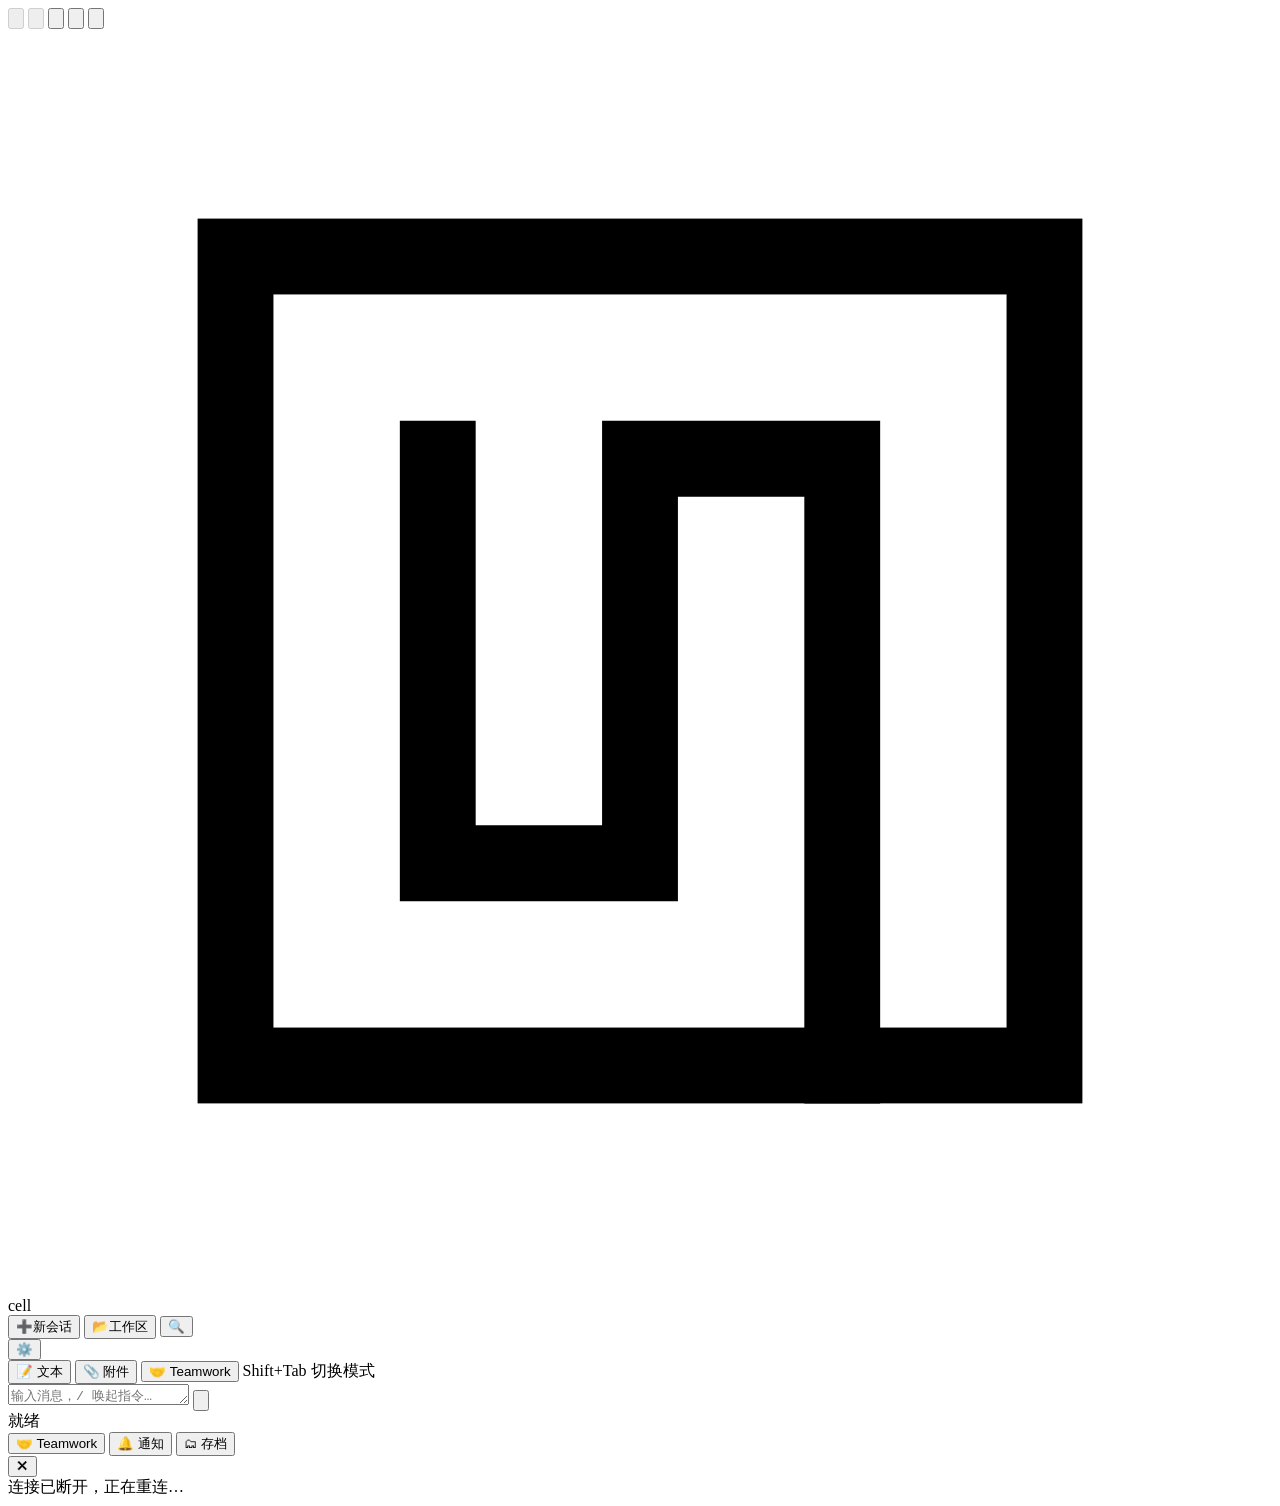
<file: ui/src/index.html>
<!DOCTYPE html>
<html lang="zh-CN" data-anim="2">
<head>
<meta charset="utf-8">
<meta name="viewport" content="width=device-width,initial-scale=1">
<meta name="color-scheme" content="light dark">
<title>cell · 本地代理工作台</title>
<link rel="icon" href="data:image/svg+xml,%3Csvg xmlns='http://www.w3.org/2000/svg' viewBox='0 0 500 500'%3E%3Cstyle%3E@media (prefers-color-scheme:dark){g{stroke:%23e7e9ec}}%3C/style%3E%3Cg fill='none' stroke='%231f2328' stroke-width='30' stroke-linejoin='miter' stroke-linecap='square'%3E%3Crect x='90' y='90' width='320' height='320'/%3E%3Cpath d='M 170 170 L 170 330 L 250 330 L 250 170 L 330 170 L 330 410'/%3E%3C/g%3E%3C/svg%3E">
<style>
/*@css*/
</style>
</head>
<body>
<div id="app">
  <!-- ============ 顶部导航栏：后退/前进/刷新/主页/面板开关（z-index 高于浮层，任何情况下可见） ============ -->
  <nav id="navbar">
    <button class="nbtn" id="navBack" title="后退" disabled><svg viewBox="0 0 24 24"><path d="M19 12H5M12 19l-7-7 7-7"/></svg></button>
    <button class="nbtn" id="navFwd" title="前进" disabled><svg viewBox="0 0 24 24"><path d="M5 12h14M12 5l7 7-7 7"/></svg></button>
    <button class="nbtn" id="navRefresh" title="刷新状态"><svg viewBox="0 0 24 24"><path d="M20 12a8 8 0 1 1-2.34-5.66M20 4v4h-4"/></svg></button>
    <button class="nbtn" id="navHome" title="主页（返回主页面）"><svg viewBox="0 0 24 24"><path d="M3 11l9-8 9 8M5 10v10h5v-6h4v6h5V10"/></svg></button>
    <!-- 右侧面板开关：dock 关闭后唯一的 UI 入口（此前只能靠 /notice、
         /teamwork 斜杠命令或切换会话才能把它唤回来） -->
    <button class="nbtn docktoggle" id="navDock" title="Teamwork / 通知面板" aria-pressed="false">
      <svg viewBox="0 0 24 24"><rect x="3" y="4" width="18" height="16" rx="2"/><path d="M15 4v16"/></svg>
    </button>
  </nav>
  <div id="shell">
  <!-- ============ 侧栏：工作区分组的会话列表（分组可折叠） ============ -->
  <aside id="sidebar">
    <div class="sb-head">
      <div class="brand">
        <!-- 静止状态 logo：icon.svg 内联（静态分形）；运动状态由 JS 切换为渐变动画头像 -->
        <span class="logo" id="brandLogo" title="cell"><svg viewBox="0 0 500 500" xmlns="http://www.w3.org/2000/svg"><g fill="none" stroke="currentColor" stroke-width="30" stroke-linejoin="miter" stroke-linecap="square"><rect x="90" y="90" width="320" height="320"/><path d="M 170 170 L 170 330 L 250 330 L 250 170 L 330 170 L 330 410"/></g></svg></span><span>cell</span>
        </div>
      <div class="sb-actions">
        <button class="btn sm" id="btnNewSession" title="新建会话 (Ctrl+N)"><span class="bico">➕</span>新会话</button>
        <button class="btn sm" id="btnOpenWs" title="打开工作区"><span class="bico">📂</span>工作区</button>
        <button class="btn sm sb-ico" id="btnSearch" title="搜索全部会话内容 (Ctrl+Shift+F)">🔍</button>
      </div>
    </div>
    <div id="sessionList"></div>
    <div class="sb-foot">
      <span class="grow"></span>
      <button class="btn ghost sm" id="btnSettings" title="设置 (Ctrl+,)">⚙️</button>
    </div>
  </aside>
  <div class="rz rz-v" id="rzSidebar" role="separator" aria-orientation="vertical"
       tabindex="0" title="拖动调整侧栏宽度（←/→ 微调，Shift 加速）"></div>

  <!-- ============ 主区 ============ -->
  <div id="main">
    <div id="banner"></div>
    <div id="tabbar"></div>
    <div id="workarea">
      <div id="centre">
        <!-- 消息流与输入栏叠在一起：composer 是 position:absolute 的悬浮卡片，
             消息流的底部留白由 --composer-h 给足，滚动到最后一条也不会被压住 -->
        <div id="tabview"></div>
        <!-- 输入栏悬浮卡：absolute 定位在主区底部；把手是卡片的第一个流内子元素，
             因此天然贴在卡片顶边（--composer-h 由它拖动写入） -->
        <div class="composer" id="composer">
          <div class="composer-stack">
            <div class="slash" id="slashPanel"></div>
            <div class="rz rz-h rz-composer" id="rzComposer" role="separator" aria-orientation="horizontal"
                 tabindex="0" title="拖动调整输入栏高度（↑/↓ 微调，Shift 加速）"></div>
            <div class="composer-inner">
            <div class="modes">
              <button class="modebtn on" data-mode="text" id="modeText">📝 文本</button>
              <button class="modebtn" data-mode="attach" id="modeAttach">📎 附件</button>
              <button class="modebtn" data-mode="team" id="modeTeam">🤝 Teamwork</button>
              <span class="dim small modes-hint">Shift+Tab 切换模式</span>
            </div>
            <div class="inputbox" id="inputBox">
              <div class="inputrow">
                <textarea id="ta" rows="1" placeholder="输入消息，/ 唤起指令…"></textarea>
                <button class="sendbtn" id="sendBtn" title="发送 (Enter)" aria-label="发送"><svg class="ico-send" viewBox="0 0 24 24" aria-hidden="true"><path d="M12 3 21 20.5 12 15.8 3 20.5Z" fill="currentColor" stroke="currentColor" stroke-width="1.2" stroke-linejoin="round"/></svg></button>
              </div>
              <div class="attachbar" id="attachBar" hidden>
                <button class="btn ghost sm" id="btnPickFile" title="选择要发送的文件">📎 选择文件</button>
                <span class="dim tiny">也可把文件拖进输入栏，或直接粘贴</span>
              </div>
              <div class="chips" id="chips"></div>
              <input type="file" id="fileInput" multiple hidden>
            </div>
            <div class="cstat">
              <span class="pulse" id="connDot" title="连接状态"></span>
              <span id="statLeft" class="trunc">就绪</span>
              <span class="grow"></span>
              <span id="statRight"></span>
            </div>
            </div>
          </div>
        </div>
      </div>

      <!-- ============ 右侧 dock：Teamwork + 通知（可横向大幅扩宽） ============ -->
      <div class="rz rz-v" id="rzDock" role="separator" aria-orientation="vertical"
           tabindex="0" title="拖动调整面板宽度（←/→ 微调，Shift 加速）"></div>
      <aside id="rightdock">
        <div class="dockhead">
          <div class="docktabs" style="padding:0">
            <button class="docktab on" data-dock="teamwork">🤝 Teamwork</button>
            <button class="docktab" data-dock="notices">🔔 通知</button>
            <button class="docktab" data-dock="archives">🗂 存档</button>
          </div>
          <span class="grow"></span>
          <button class="btn ghost sm" id="dockClose" title="收起">✕</button>
        </div>
        <div class="dockbody" id="dockBody"></div>
      </aside>
    </div>
    <div id="reconnect">连接已断开，正在重连…</div>
  </div>
  </div>
</div>

<!-- ============ 设置页 ============ -->
<div id="settings"></div>
<!-- ============ 审批弹窗 ============ -->
<div class="modal" id="approvalModal"></div>
<!-- ============ 通用弹窗（打开工作区/模型选择等） ============ -->
<div class="modal" id="genericModal"></div>
<!-- ============ 搜索弹窗（全会话内容） ============ -->
<div class="modal" id="searchModal"></div>
<!-- ============ 浮窗容器 ============ -->
<div id="windows"></div>
<div id="toasts"></div>
<div id="ctxmenu"></div>

<script>
/*@js*/
</script>
</body>
</html>
</file>
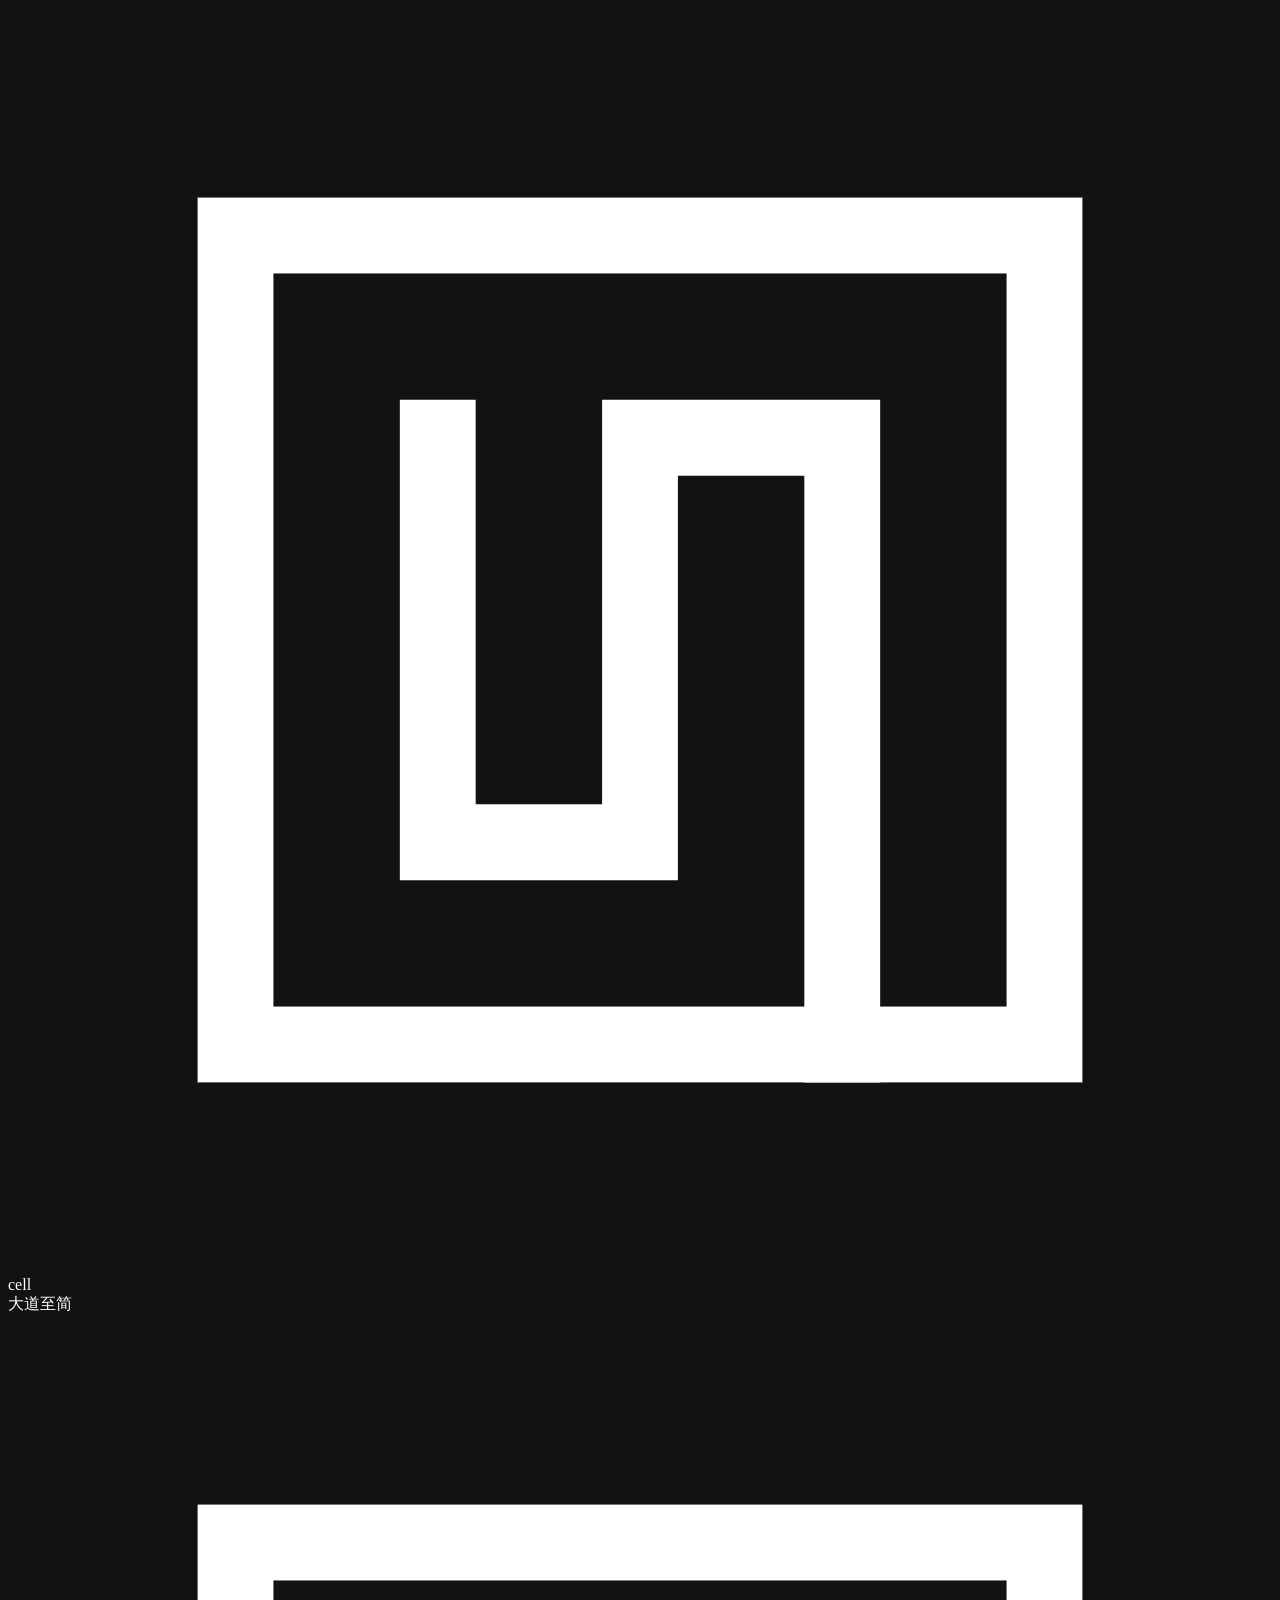
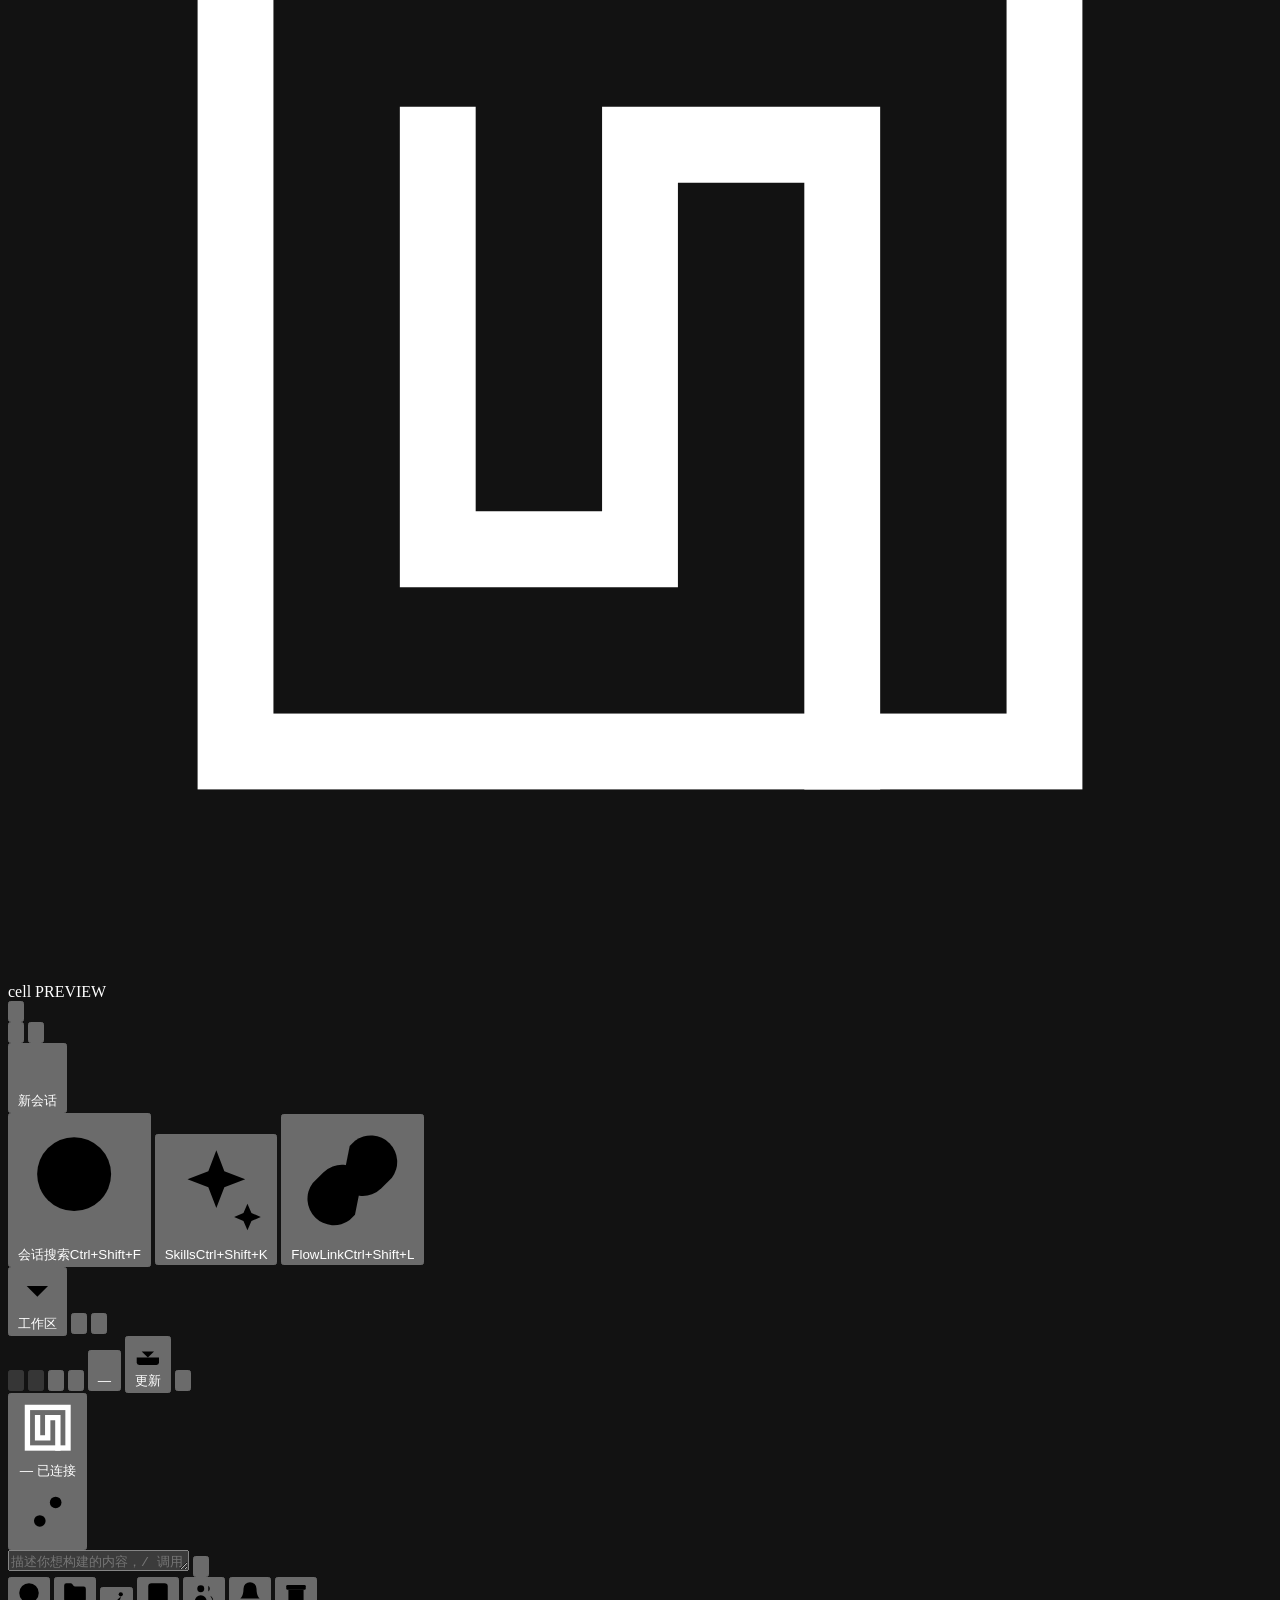
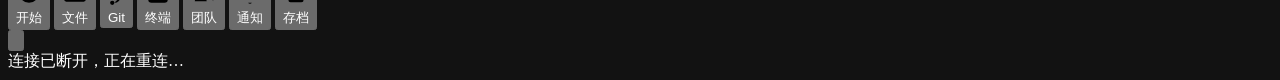
<file: src/ui/src/index.html>
<!DOCTYPE html>
<html lang="zh-CN" data-anim="2">
<head>
<meta charset="utf-8">
<meta name="viewport" content="width=device-width,initial-scale=1">
<meta name="color-scheme" content="dark">
<meta name="theme-color" content="#111113">
<title>cell · 本地代理工作台</title>
<link rel="icon" href="data:image/svg+xml,%3Csvg xmlns='http://www.w3.org/2000/svg' viewBox='0 0 500 500'%3E%3Crect x='10' y='10' width='480' height='480' rx='104' fill='%23141416' stroke='%2335353a' stroke-width='14'/%3E%3Cg fill='none' stroke='%23e8e8ea' stroke-width='30' stroke-linejoin='miter' stroke-linecap='square'%3E%3Crect x='90' y='90' width='320' height='320'/%3E%3Cpath d='M 170 170 L 170 330 L 250 330 L 250 170 L 330 170 L 330 410'/%3E%3C/g%3E%3C/svg%3E">
<style>
/*@css*/
</style>
<script>
/* 启动页开关必须在首次绘制之前定下来：下面 #splash 是静态画出来的，
   等 state 回来再隐藏会白闪一屏。桌面壳在 URL 上带 splash=0（设置里关掉
   了启动页）时，这里同步打上 no-splash（样式见 10-splash.css）。
   内联在 head：外链脚本和页面脚本都晚于首次绘制。
   浏览器里同样可用：?splash=0 即可跳过启动页。

   外观（主题 / 动画等级）同理：启动页的底色取 --bg、文字取 --fg，主题晚一步
   落到 <html> 上，浅色主题会先画出一屏**深色**启动页再翻白（1.4s 的启动页
   里这个跳变很明显）。Theme.init() 在 boot 里，跑在 DOMContentLoaded，
   所以在这里先把 localStorage 里的选择贴上去。 */
try {
  if (/[?&]splash=0(?:&|$)/.test(location.search))
    document.documentElement.classList.add('no-splash');
  const th = localStorage.getItem('cell.theme');
  if (th) document.documentElement.dataset.theme = th;
  const an = localStorage.getItem('cell.anim');
  if (an != null) document.documentElement.dataset.anim = an;
} catch (e) {}
</script>
</head>
<body>
<!-- ==================== 启动页 ====================
     先于应用绘制：页面第一帧就是它，窗口打开时不会先闪一屏空白。
     结构固定，内容由 10-shell.js 按 .cell/cell-app.json 的 splash 段定制：
       · 默认：内置 logo 描边动画 + 标题 + 副标题 + 进度线
       · 自定义图片：.cell/splash/<file>（替换 logo）
       · 自定义整页：.cell/splash/index.html（同源 iframe，铺满整屏）
     启动完成后淡出并移除。                                       -->
<div id="splash">
  <div class="sp-inner" id="splashInner">
    <div class="sp-logo" id="splashLogo">
      <svg viewBox="0 0 500 500" xmlns="http://www.w3.org/2000/svg" aria-hidden="true">
        <g fill="none" stroke="currentColor" stroke-width="30" stroke-linejoin="miter" stroke-linecap="square">
          <rect class="sp-frame" pathLength="100" x="90" y="90" width="320" height="320"/>
          <path class="sp-path" pathLength="100" d="M 170 170 L 170 330 L 250 330 L 250 170 L 330 170 L 330 410"/>
        </g>
      </svg>
    </div>
    <img class="sp-image" id="splashImage" alt="" hidden>
    <div class="sp-title" id="splashTitle">cell</div>
    <div class="sp-sub" id="splashSub">大道至简</div>
    <div class="sp-bar" id="splashBar"><i></i></div>
  </div>
  <iframe class="sp-page" id="splashFrame" title="自定义启动页" hidden></iframe>
</div>

<div id="app">
  <!-- ==================== 标题栏 ====================
       只有一栏：品牌（工作时动态 logo）/ 侧栏开关 / 页签 / 动作 / 窗口按钮。
       窗口是无边框的（Windows 上由 src/cell-app.cpp 的 frame 去掉系统标题栏），
       这一栏同时是拖拽区 —— 空白处按住即可移动窗口。                     -->
  <header id="titlebar">
    <div class="brand" id="brandWrap" title="cell">
      <span class="logo" id="brandLogo"><svg viewBox="0 0 500 500" xmlns="http://www.w3.org/2000/svg" aria-hidden="true"><g fill="none" stroke="currentColor" stroke-width="30" stroke-linejoin="miter" stroke-linecap="square"><rect x="90" y="90" width="320" height="320"/><path d="M 170 170 L 170 330 L 250 330 L 250 170 L 330 170 L 330 410"/></g></svg></span>
      <span class="brand-name">cell</span>
      <span class="brand-badge">PREVIEW</span>
    </div>
    <button class="icon-btn" id="btnSidebarToggle" title="收起侧栏 (Ctrl+B)" aria-label="收起侧栏" aria-pressed="true">
      <svg class="uico" viewBox="0 0 24 24" aria-hidden="true"><rect x="3" y="3" width="18" height="18" rx="2"/><path d="M9 3v18"/></svg>
    </button>
    <div class="tb-sep" aria-hidden="true"></div>
    <div id="tabbar"></div>
    <div id="topActions">
      <button class="icon-btn" id="btnTopSearch" title="搜索会话 (Ctrl+Shift+F)" aria-label="搜索会话">
        <svg class="uico" viewBox="0 0 24 24" aria-hidden="true"><circle cx="11" cy="11" r="7"/><path d="M20.5 20.5 16.2 16.2"/></svg>
      </button>
      <button class="icon-btn" id="btnTopDock" title="打开/收起右侧面板 (Ctrl+Shift+E)" aria-label="右侧面板" aria-pressed="false">
        <svg class="uico" viewBox="0 0 24 24" aria-hidden="true"><rect x="3" y="3" width="18" height="18" rx="2"/><path d="M15 3v18"/></svg>
      </button>
    </div>
    <div class="winctl" id="winCtl" hidden>
      <button class="wc" id="wcMin" title="最小化" aria-label="最小化">
        <svg viewBox="0 0 12 12" aria-hidden="true"><path d="M2.5 6h7"/></svg>
      </button>
      <button class="wc" id="wcMax" title="最大化" aria-label="最大化">
        <svg viewBox="0 0 12 12" aria-hidden="true" class="ico-max"><rect x="2.5" y="2.5" width="7" height="7" rx=".6"/></svg>
        <svg viewBox="0 0 12 12" aria-hidden="true" class="ico-restore" hidden><rect x="2.2" y="3.6" width="6.2" height="6.2" rx=".6"/><path d="M4.4 3.6V2.4a.6.6 0 0 1 .6-.6h4.6a.6.6 0 0 1 .6.6v4.6a.6.6 0 0 1-.6.6H9.4"/></svg>
      </button>
      <button class="wc close" id="wcClose" title="关闭" aria-label="关闭">
        <svg viewBox="0 0 12 12" aria-hidden="true"><path d="M3 3l6 6M9 3l-6 6"/></svg>
      </button>
    </div>
  </header>

  <div id="shell">
    <!-- ==================== 侧栏 ==================== -->
    <aside id="sidebar">
      <button class="btn primary new-chat" id="btnNewSession" title="新建会话 (Ctrl+N)">
        <span class="bico"><svg class="uico" viewBox="0 0 24 24" aria-hidden="true"><path d="M12 5v14M5 12h14"/></svg></span>
        <span>新会话</span>
      </button>

      <nav class="sb-nav" aria-label="工作台入口">
        <button class="sb-nav-item" id="btnSearch" title="搜索全部会话内容 (Ctrl+Shift+F)">
          <span class="ni-ico"><svg class="uico" viewBox="0 0 24 24" aria-hidden="true"><circle cx="11" cy="11" r="7"/><path d="M20.5 20.5 16.2 16.2"/></svg></span>
          <span class="ni-label">会话搜索</span><span class="sb-kbd">Ctrl+Shift+F</span>
        </button>
        <button class="sb-nav-item" id="btnSkills" title="管理技能 (Ctrl+Shift+K)">
          <span class="ni-ico"><svg class="uico" viewBox="0 0 24 24" aria-hidden="true"><path d="m12 3 1.8 4.7L18.5 9.5l-4.7 1.8L12 16l-1.8-4.7L5.5 9.5l4.7-1.8L12 3Z"/><path d="M19 15l.9 2.1L22 18l-2.1.9L19 21l-.9-2.1L16 18l2.1-.9L19 15Z"/></svg></span>
          <span class="ni-label">Skills</span><span class="sb-kbd">Ctrl+Shift+K</span>
        </button>
        <!-- FlowLink：配对、远程工作区、传输列表都在这一页（设置页只留「已连接」） -->
        <button class="sb-nav-item" id="btnFlowLink" title="FlowLink 管理 (Ctrl+Shift+L)">
          <span class="ni-ico"><svg class="uico" viewBox="0 0 24 24" aria-hidden="true"><path d="M10 13a5 5 0 0 0 7.5.5l2-2a5 5 0 0 0-7-7l-1 1"/><path d="M14 11a5 5 0 0 0-7.5-.5l-2 2a5 5 0 0 0 7 7l1-1"/></svg></span>
          <span class="ni-label">FlowLink</span><span class="sb-kbd">Ctrl+Shift+L</span>
        </button>
      </nav>

      <!-- FlowLink 工作区：远程工作区（执行在对端 cell 上）。无内容时整段隐藏。
           段头左边的三角是这一段的折叠开关（两段列表抢同一块高度，用户可以只
           看其中一段）；右边除了「管理」，还有一个显式的「刷新」—— 对端新开的
           会话不会推事件过来，会话缓存又有 30 秒 TTL，只有按钮能让它立刻去问。 -->
      <div class="sb-section" id="flowWsSection" hidden>
        <div class="sb-section-head">
          <button class="sb-sec-toggle" id="btnFlowWsToggle" data-sec-label="FlowLink 工作区"
                  aria-expanded="true" aria-controls="flowWsList" title="折叠 FlowLink 工作区">
            <span class="sec-chev"><svg class="uico" viewBox="0 0 24 24" aria-hidden="true"><path d="m6 9 6 6 6-6"/></svg></span>
            <span class="sb-section-title">FlowLink 工作区</span>
          </button>
          <span class="grow"></span>
          <button class="icon-btn sm" id="btnFlowWsRefresh" title="刷新对端工作区与对端会话列表">
            <svg class="uico" viewBox="0 0 24 24" aria-hidden="true"><path d="M21 12a8 8 0 1 1-2.34-5.66M21 4v4h-4"/></svg>
          </button>
          <button class="icon-btn sm" id="btnFlowWsManage" title="管理 FlowLink 工作区">
            <svg class="uico" viewBox="0 0 24 24" aria-hidden="true"><path d="M10 13a5 5 0 0 0 7.5.5l2-2a5 5 0 0 0-7-7l-1 1"/><path d="M14 11a5 5 0 0 0-7.5-.5l-2 2a5 5 0 0 0 7 7l1-1"/></svg>
          </button>
        </div>
        <div id="flowWsList" class="sb-list"></div>
      </div>

      <div class="sb-section" id="wsSection">
        <div class="sb-section-head">
          <button class="sb-sec-toggle" id="btnWsToggle" data-sec-label="工作区"
                  aria-expanded="true" aria-controls="sessionList" title="折叠工作区">
            <span class="sec-chev"><svg class="uico" viewBox="0 0 24 24" aria-hidden="true"><path d="m6 9 6 6 6-6"/></svg></span>
            <span class="sb-section-title">工作区</span>
          </button>
          <span class="grow"></span>
          <button class="icon-btn sm" id="btnWsFilter" title="筛选会话">
            <svg class="uico" viewBox="0 0 24 24" aria-hidden="true"><path d="M3 5h18l-7 8v6l-4 2v-8L3 5Z"/></svg>
          </button>
          <button class="icon-btn sm" id="btnOpenWs" title="打开工作区 (Ctrl+O)">
            <svg class="uico" viewBox="0 0 24 24" aria-hidden="true"><path d="M20 20a2 2 0 0 0 2-2V8a2 2 0 0 0-2-2h-7.9a2 2 0 0 1-1.69-.9L9.6 3.9A2 2 0 0 0 7.93 3H4a2 2 0 0 0-2 2v13a2 2 0 0 0 2 2Z"/><path d="M12 10v6M9 13h6"/></svg>
          </button>
        </div>
        <div id="sessionList" class="sb-list"></div>
      </div>

      <div class="sb-foot">
        <div class="sb-tools">
          <button class="icon-btn sm" id="navBack" title="后退" disabled><svg class="uico" viewBox="0 0 24 24" aria-hidden="true"><path d="M19 12H5M12 19l-7-7 7-7"/></svg></button>
          <button class="icon-btn sm" id="navFwd" title="前进" disabled><svg class="uico" viewBox="0 0 24 24" aria-hidden="true"><path d="M5 12h14M12 5l7 7-7 7"/></svg></button>
          <button class="icon-btn sm" id="navRefresh" title="刷新状态"><svg class="uico" viewBox="0 0 24 24" aria-hidden="true"><path d="M21 12a8 8 0 1 1-2.34-5.66M21 4v4h-4"/></svg></button>
          <button class="icon-btn sm" id="navHome" title="主页（返回主视图）"><svg class="uico" viewBox="0 0 24 24" aria-hidden="true"><path d="m3 11 9-8 9 8"/><path d="M5 10v10h5v-6h4v6h5V10"/></svg></button>
          <button class="icon-btn sm sb-uchip" id="navUsage" title="用量统计" aria-haspopup="dialog" aria-expanded="false" aria-label="用量统计">
            <svg class="uico" viewBox="0 0 24 24" aria-hidden="true"><path d="M4.5 20V11M9.75 20V5M15 20v-6M20.25 20V8.5"/><path d="M2.5 20h19"/></svg>
            <span class="sb-uval" id="navUsageVal">—</span>
          </button>
          <button class="icon-btn sm sb-uchip" id="navUpdate" title="有新版本" aria-label="有新版本，前往下载">
            <svg class="uico" viewBox="0 0 24 24" aria-hidden="true"><path d="M21 15v4a2 2 0 0 1-2 2H5a2 2 0 0 1-2-2v-4"/><path d="m7 10 5 5 5-5M12 15V3"/></svg>
            <span class="sb-uval">更新</span>
          </button>
          <span class="grow"></span>
          <button class="icon-btn sm docktoggle" id="navDock" title="打开面板" aria-pressed="false">
            <svg class="uico" viewBox="0 0 24 24" aria-hidden="true"><rect x="3" y="3" width="18" height="18" rx="2"/><path d="M15 3v18"/></svg>
          </button>
        </div>
        <button class="sb-account" id="btnSettings" title="设置 (Ctrl+,)">
          <span class="sb-avatar"><svg viewBox="0 0 500 500" aria-hidden="true"><g fill="none" stroke="currentColor" stroke-width="42" stroke-linejoin="miter" stroke-linecap="square"><rect x="90" y="90" width="320" height="320"/><path d="M 170 170 L 170 330 L 250 330 L 250 170 L 330 170 L 330 410"/></g></svg></span>
          <span class="sb-account-txt">
            <span class="sb-account-name sb-balance" id="sbBalance" title="当前供应商账户余额">—</span>
            <span class="sb-account-sub" id="sbConnState">已连接</span>
          </span>
          <span class="sb-gear"><svg class="uico" viewBox="0 0 24 24" aria-hidden="true"><path d="M4 8.5h8.5M17.5 8.5H20M4 15.5h2.5M11.5 15.5H20"/><circle cx="15" cy="8.5" r="2.2"/><circle cx="9" cy="15.5" r="2.2"/></svg></span>
        </button>
      </div>
    </aside>
    <div class="rz rz-v" id="rzSidebar" role="separator" aria-orientation="vertical" tabindex="0" title="拖动调整侧栏宽度（←/→ 微调，Shift 加速）"></div>

    <!-- ==================== 主区 ==================== -->
    <div id="main">
      <div id="banner"></div>

      <div id="workarea">
        <div id="centre">
          <div id="tabview"></div>
          <div class="composer" id="composer">
            <div class="composer-stack">
              <div class="slash" id="slashPanel"></div>
              <div class="rz rz-h rz-composer" id="rzComposer" role="separator" aria-orientation="horizontal" tabindex="0" title="拖动调整输入栏高度（↑/↓ 微调，Shift 加速）"></div>
              <!-- 输入栏内容由 ComposerUI（05-composer.js）构建；以下是兼容旧脚本的最小骨架 -->
              <div class="composer-inner" id="composerInner">
                <div class="inputbox" id="inputBox">
                  <div class="inputrow">
                    <textarea id="ta" rows="1" placeholder="描述你想构建的内容，/ 调用指令，@ 文件或对话"></textarea>
                    <button class="sendbtn" id="sendBtn" title="发送 (Enter)" aria-label="发送">
                      <svg class="ico-send" viewBox="0 0 24 24" aria-hidden="true"><path d="M12 19V5M5 12l7-7 7 7"/></svg>
                    </button>
                  </div>
                  <div class="attachbar" id="attachBar" hidden>
                    <button class="btn ghost sm" id="btnPickFile" title="选择要发送的文件">
                      <svg class="uico" viewBox="0 0 24 24" aria-hidden="true"><path d="M21.44 11.05l-9.19 9.19a6 6 0 0 1-8.49-8.49l9.19-9.19a4 4 0 0 1 5.66 5.66l-9.2 9.19a2 2 0 0 1-2.83-2.83l8.49-8.48"/></svg>
                      选择文件
                    </button>
                    <span class="dim tiny">也可把文件拖进输入栏，或直接粘贴</span>
                  </div>
                  <div class="chips" id="chips"></div>
                  <input type="file" id="fileInput" multiple hidden>
                </div>
              </div>
            </div>
          </div>
        </div>

        <div class="rz rz-v" id="rzDock" role="separator" aria-orientation="vertical" tabindex="0" title="拖动调整面板宽度（←/→ 微调，Shift 加速）"></div>
        <aside id="rightdock">
          <div class="dockhead">
            <div class="docktabs" id="dockTabs" role="tablist">
              <button class="docktab" data-dock="start" role="tab" title="开始">
                <svg class="uico" viewBox="0 0 24 24" aria-hidden="true"><circle cx="12" cy="12" r="9"/><path d="m16 8-2.5 5.5L8 16l2.5-5.5L16 8Z"/></svg><span>开始</span>
              </button>
              <button class="docktab" data-dock="files" role="tab" title="工作区文件">
                <svg class="uico" viewBox="0 0 24 24" aria-hidden="true"><path d="M20 20a2 2 0 0 0 2-2V8a2 2 0 0 0-2-2h-7.9a2 2 0 0 1-1.69-.9L9.6 3.9A2 2 0 0 0 7.93 3H4a2 2 0 0 0-2 2v13a2 2 0 0 0 2 2Z"/></svg><span>文件</span>
              </button>
              <button class="docktab" data-dock="git" role="tab" title="Git / Worktree">
                <svg class="uico" viewBox="0 0 24 24" aria-hidden="true"><path d="M6 3v12"/><circle cx="18" cy="6" r="3"/><circle cx="6" cy="18" r="3"/><path d="M18 9a9 9 0 0 1-9 9"/></svg><span>Git</span>
              </button>
              <button class="docktab" data-dock="terminal" role="tab" title="终端">
                <svg class="uico" viewBox="0 0 24 24" aria-hidden="true"><rect x="3" y="3" width="18" height="18" rx="3"/><path d="m7 9 3 3-3 3M13 15h4"/></svg><span>终端</span>
              </button>
              <button class="docktab" data-dock="teamwork" role="tab" title="Teamwork">
                <svg class="uico" viewBox="0 0 24 24" aria-hidden="true"><circle cx="9" cy="8" r="3.2"/><path d="M3.5 19.5a5.5 5.5 0 0 1 11 0"/><path d="M16 5.4a3.2 3.2 0 0 1 0 5.2M17.8 14.6a5.5 5.5 0 0 1 2.7 4.9"/></svg><span>团队</span>
              </button>
              <button class="docktab" data-dock="notices" role="tab" title="通知">
                <svg class="uico" viewBox="0 0 24 24" aria-hidden="true"><path d="M6 8a6 6 0 0 1 12 0c0 7 3 9 3 9H3s3-2 3-9"/><path d="M10.3 21a1.94 1.94 0 0 0 3.4 0"/></svg><span>通知</span>
              </button>
              <button class="docktab" data-dock="archives" role="tab" title="存档">
                <svg class="uico" viewBox="0 0 24 24" aria-hidden="true"><rect x="3" y="4.5" width="18" height="4.5" rx="1.2"/><path d="M5 9v9.5a2 2 0 0 0 2 2h10a2 2 0 0 0 2-2V9"/><path d="M10 13h4"/></svg><span>存档</span>
              </button>
            </div>
            <button class="icon-btn sm" id="dockClose" title="收起面板 (Esc)" aria-label="收起面板">
              <svg class="uico" viewBox="0 0 24 24" aria-hidden="true"><path d="M18 6 6 18M6 6l12 12"/></svg>
            </button>
          </div>
          <div class="dockbody" id="dockBody"></div>
        </aside>
      </div>
      <div id="reconnect">连接已断开，正在重连…</div>
    </div>
  </div>
</div>

<!-- ==================== 覆盖层容器（内容由 06/07 脚本构建） ==================== -->
<div id="settings"></div>
<div id="skillsPage"></div>
<div id="flowlinkPage"></div>
<div class="modal" id="approvalModal"></div>
<div class="modal" id="genericModal"></div>
<div class="modal" id="searchModal"></div>
<div id="windows"></div>
<div id="toasts"></div>
<div id="ctxmenu"></div>

<!-- 无边框窗口的四边/四角缩放热区（只在桌面壳里启用，见 10-shell.js）。
     用元素而不是 JS 算坐标，是为了让 cursor 由 CSS 直接给出。 -->
<div id="edges" hidden aria-hidden="true">
  <i data-dir="n"></i><i data-dir="s"></i><i data-dir="w"></i><i data-dir="e"></i>
  <i data-dir="nw"></i><i data-dir="ne"></i><i data-dir="sw"></i><i data-dir="se"></i>
</div>

<script>
/*@js*/
</script>
</body>
</html>
</file>
